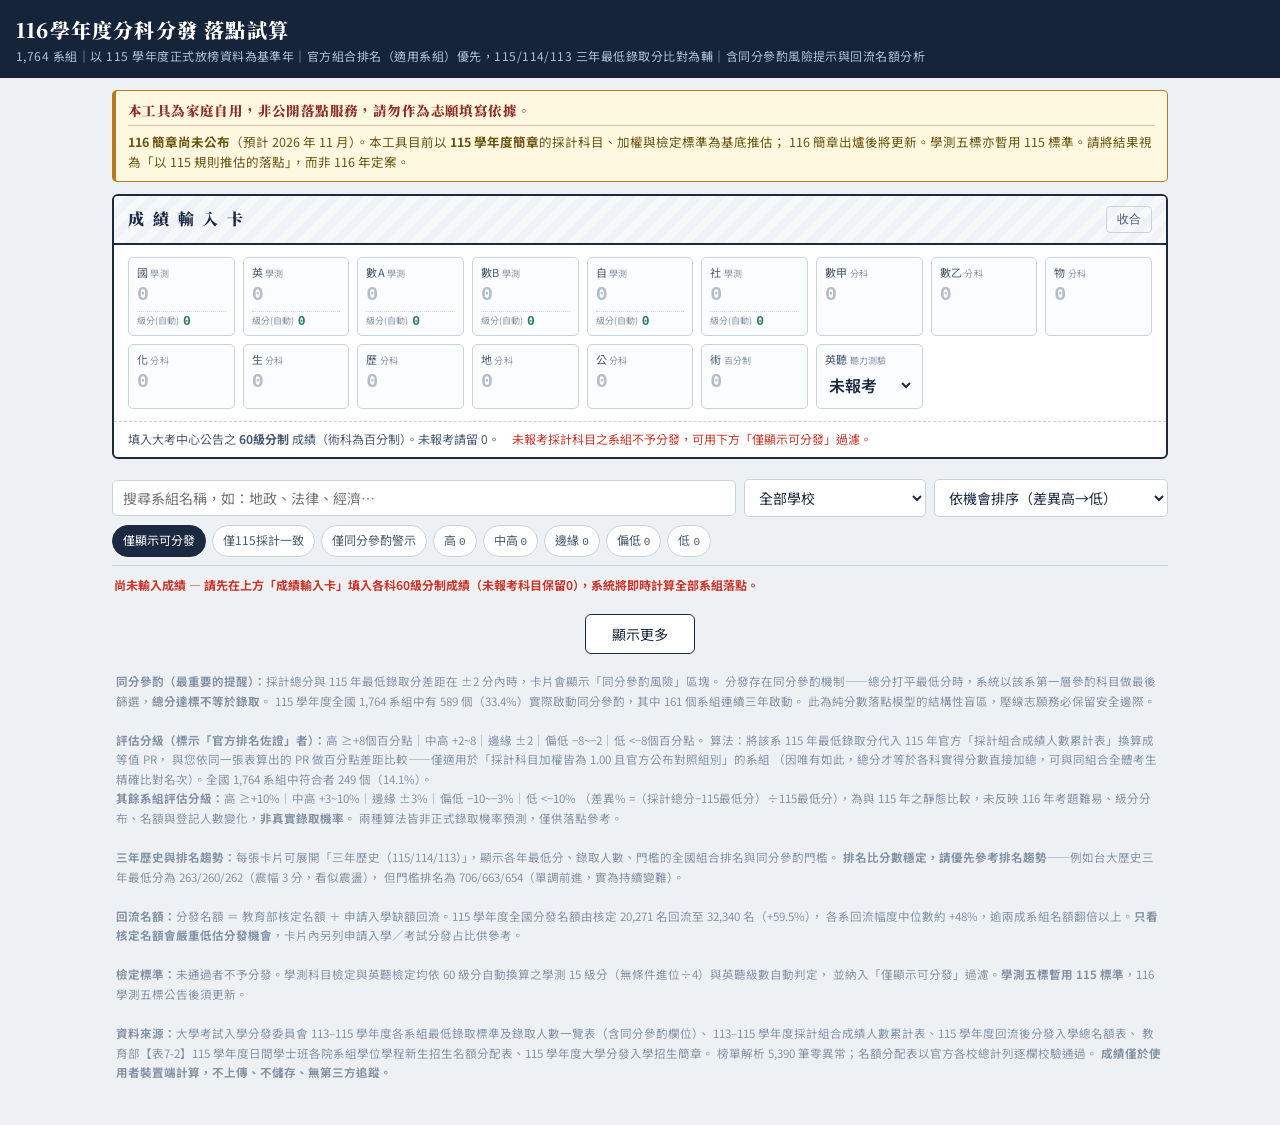
<file: index.html>
<!DOCTYPE html>
<html lang="zh-Hant">
<head>
<meta charset="UTF-8">
<meta name="viewport" content="width=device-width, initial-scale=1.0">
<!-- 家庭自用工具，非公開服務：要求搜尋引擎不索引、不快取、不顯示摘要 -->
<meta name="robots" content="noindex, nofollow, noarchive, nosnippet, noimageindex, notranslate">
<meta name="googlebot" content="noindex, nofollow, noarchive, nosnippet">
<meta name="bingbot" content="noindex, nofollow, noarchive, nosnippet">
<meta name="referrer" content="no-referrer">
<title>116分科分發 落點試算</title>
<link rel="preconnect" href="https://fonts.googleapis.com">
<link href="https://fonts.googleapis.com/css2?family=Noto+Serif+TC:wght@600;900&family=Noto+Sans+TC:wght@400;500;700&display=swap" rel="stylesheet">
<link rel="stylesheet" href="style.css">
<link rel="manifest" href="manifest.json">
<meta name="theme-color" content="#16243A">
<link rel="icon" type="image/png" sizes="192x192" href="icon-192.png">
<link rel="apple-touch-icon" href="apple-touch-icon.png">
<meta name="apple-mobile-web-app-capable" content="yes">
<meta name="apple-mobile-web-app-status-bar-style" content="black-translucent">
<meta name="apple-mobile-web-app-title" content="落點試算">
</head>
<body>
<header>
  <h1>116學年度分科分發 落點試算</h1>
  <div class="sub">1,764 系組｜以 115 學年度正式放榜資料為基準年｜官方組合排名（適用系組）優先，115/114/113 三年最低錄取分比對為輔｜含同分參酌風險提示與回流名額分析</div>
</header>
<div class="wrap">

<div class="notice">
  <div class="notice-hd">本工具為家庭自用，非公開落點服務，請勿作為志願填寫依據。</div>
  <b>116 簡章尚未公布</b>（預計 2026 年 11 月）。本工具目前以 <b>115 學年度簡章</b>的採計科目、加權與檢定標準為基底推估；
  116 簡章出爐後將更新。學測五標亦暫用 115 標準。請將結果視為「以 115 規則推估的落點」，而非 116 年定案。
</div>

<section class="scorecard">
  <div class="sc-head">
    <h2>成 績 輸 入 卡</h2>
    <button class="toggle" id="scToggle" aria-expanded="true">收合</button>
  </div>
  <div id="scBody">
    <div class="sc-grid" id="scGrid"></div>
    <div class="sc-foot">
      <span>填入大考中心公告之 <b>60級分制</b> 成績（術科為百分制）。未報考請留 0。</span>
      <span class="warn">未報考採計科目之系組不予分發，可用下方「僅顯示可分發」過濾。</span>
    </div>
  </div>
</section>

<div class="filters">
  <div class="frow">
    <input type="search" id="q" placeholder="搜尋系組名稱，如：地政、法律、經濟…">
    <select id="fSchool"><option value="">全部學校</option></select>
    <select id="fSort">
      <option value="pct_desc">依機會排序（差異高→低）</option>
      <option value="pct_asc">依機會排序（差異低→高）</option>
      <option value="tot_desc">依採計總分（高→低）</option>
      <option value="m5_desc">依115最低分（高→低）</option>
      <option value="rk5_asc">依115門檻全國排名（前→後）</option>
      <option value="rp_desc">依回流幅度（高→低）</option>
      <option value="code">依系組代碼</option>
    </select>
  </div>
  <div class="chips" id="chips">
    <span class="chip on" data-f="eligible">僅顯示可分發</span>
    <span class="chip" data-f="same115">僅115採計一致</span>
    <span class="chip" data-f="tie">僅同分參酌警示</span>
    <span class="chip band" data-b="hi">高<span class="n"></span></span>
    <span class="chip band" data-b="mh">中高<span class="n"></span></span>
    <span class="chip band" data-b="ed">邊緣<span class="n"></span></span>
    <span class="chip band" data-b="lo">偏低<span class="n"></span></span>
    <span class="chip band" data-b="vl">低<span class="n"></span></span>
  </div>
</div>

<div class="stats" id="stats"></div>
<div class="rlist" id="rlist"></div>
<button class="morebtn" id="moreBtn" hidden>顯示更多</button>

<p class="foot-note">
<b>同分參酌（最重要的提醒）：</b>採計總分與 115 年最低錄取分差距在 ±2 分內時，卡片會顯示「同分參酌風險」區塊。
分發存在同分參酌機制——總分打平最低分時，系統以該系第一層參酌科目做最後篩選，<b>總分達標不等於錄取</b>。
115 學年度全國 1,764 系組中有 589 個（33.4%）實際啟動同分參酌，其中 161 個系組連續三年啟動。
此為純分數落點模型的結構性盲區，壓線志願務必保留安全邊際。
<br><br>
<b>評估分級（標示「官方排名佐證」者）：</b>高 ≥+8個百分點｜中高 +2~8｜邊緣 ±2｜偏低 −8~−2｜低 &lt;−8個百分點。
算法：將該系 115 年最低錄取分代入 115 年官方「採計組合成績人數累計表」換算成等值 PR，
與您依同一張表算出的 PR 做百分點差距比較——僅適用於「採計科目加權皆為 1.00 且官方公布對照組別」的系組
（因唯有如此，總分才等於各科實得分數直接加總，可與同組合全體考生精確比對名次）。全國 1,764 系組中符合者 249 個（14.1%）。
<br>
<b>其餘系組評估分級：</b>高 ≥+10%｜中高 +3~10%｜邊緣 ±3%｜偏低 −10~−3%｜低 &lt;−10%
（差異% =（採計總分−115最低分）÷115最低分），為與 115 年之靜態比較，未反映 116 年考題難易、級分分布、名額與登記人數變化，<b>非真實錄取機率</b>。
兩種算法皆非正式錄取機率預測，僅供落點參考。
<br><br>
<b>三年歷史與排名趨勢：</b>每張卡片可展開「三年歷史（115/114/113）」，顯示各年最低分、錄取人數、門檻的全國組合排名與同分參酌門檻。
<b>排名比分數穩定，請優先參考排名趨勢</b>——例如台大歷史三年最低分為 263/260/262（震幅 3 分，看似震盪），
但門檻排名為 706/663/654（單調前進，實為持續變難）。
<br><br>
<b>回流名額：</b>分發名額 ＝ 教育部核定名額 ＋ 申請入學缺額回流。115 學年度全國分發名額由核定 20,271 名回流至 32,340 名（+59.5%），
各系回流幅度中位數約 +48%，逾兩成系組名額翻倍以上。<b>只看核定名額會嚴重低估分發機會</b>，卡片內另列申請入學／考試分發占比供參考。
<br><br>
<b>檢定標準：</b>未通過者不予分發。學測科目檢定與英聽檢定均依 60 級分自動換算之學測 15 級分（無條件進位÷4）與英聽級數自動判定，
並納入「僅顯示可分發」過濾。<b>學測五標暫用 115 標準</b>，116 學測五標公告後須更新。
<br><br>
<b>資料來源：</b>大學考試入學分發委員會 113–115 學年度各系組最低錄取標準及錄取人數一覽表（含同分參酌欄位）、
113–115 學年度採計組合成績人數累計表、115 學年度回流後分發入學總名額表、
教育部【表7-2】115 學年度日間學士班各院系組學位學程新生招生名額分配表、115 學年度大學分發入學招生簡章。
榜單解析 5,390 筆零異常；名額分配表以官方各校總計列逐欄校驗通過。
<b>成績僅於使用者裝置端計算，不上傳、不儲存、無第三方追蹤。</b>
</p>
</div>

<script src="app.js"></script>
<script>
if ('serviceWorker' in navigator) {
  window.addEventListener('load', () => navigator.serviceWorker.register('sw.js'));
}
</script>
</body>
</html>
</file>
<file: style.css>
:root{
  --ink:#1B2A41; --ink-soft:#4A5A70; --paper:#EEF1F4; --card:#FFFFFF;
  --line:#C9D2DC; --red:#C9372C; --green:#2E7D5B; --amber:#B7791F;
  --hl:#FFF3B0; --navy:#16243A;
  --serif:"Noto Serif TC","PMingLiU",serif;
  --sans:"Noto Sans TC","Microsoft JhengHei",sans-serif;
  --mono:"SF Mono",Consolas,"Roboto Mono",monospace;
}
*{box-sizing:border-box;margin:0;padding:0}
html{-webkit-text-size-adjust:100%}
body{font-family:var(--sans);background:var(--paper);color:var(--ink);font-size:15px;line-height:1.55}
header{background:var(--navy);color:#fff;padding:14px 16px 12px}
header h1{font-family:var(--serif);font-weight:900;font-size:20px;letter-spacing:.06em}
header .sub{font-size:12px;color:#AFC0D4;margin-top:2px;letter-spacing:.04em}
.wrap{max-width:1080px;margin:0 auto;padding:12px}
/* 成績卡：準考證式 */
.scorecard{background:var(--card);border:2px solid var(--ink);border-radius:6px;margin-bottom:12px;overflow:hidden}
.scorecard .sc-head{display:flex;justify-content:space-between;align-items:center;padding:10px 14px;border-bottom:2px solid var(--ink);background:repeating-linear-gradient(-45deg,#F6F8FA 0 8px,#EFF3F7 8px 16px)}
.scorecard .sc-head h2{font-family:var(--serif);font-size:16px;font-weight:900;letter-spacing:.15em}
.sc-head .toggle{font-size:12px;color:var(--ink-soft);background:none;border:1px solid var(--line);border-radius:4px;padding:4px 10px;cursor:pointer}
.sc-grid{display:grid;grid-template-columns:repeat(auto-fill,minmax(96px,1fr));gap:8px;padding:12px 14px}
.sc-cell{border:1px solid var(--line);border-radius:5px;padding:6px 8px;background:#FBFCFD}
.sc-cell label{display:block;font-size:11px;color:var(--ink-soft);letter-spacing:.02em}
.sc-cell .tag{font-size:9px;color:#8593A6}
.sc-cell input{width:100%;border:none;background:transparent;font:600 20px var(--mono);color:var(--ink);outline:none;padding:2px 0}
.sc-cell:focus-within{border-color:var(--ink);background:var(--hl)}
.sc-cell.zero input{color:#B4BECA}
.sc-foot{padding:8px 14px;border-top:1px dashed var(--line);font-size:12px;color:var(--ink-soft);display:flex;flex-wrap:wrap;gap:12px;align-items:center}
.sc-foot .warn{color:var(--red)}
/* 篩選列 */
.filters{position:sticky;top:0;z-index:20;background:var(--paper);padding:8px 0;border-bottom:1px solid var(--line)}
.frow{display:flex;flex-wrap:wrap;gap:8px;align-items:center}
.frow select,.frow input[type=search]{font:14px var(--sans);padding:7px 10px;border:1px solid var(--line);border-radius:5px;background:#fff;color:var(--ink)}
.frow input[type=search]{flex:1;min-width:140px}
.chips{display:flex;gap:6px;flex-wrap:wrap;margin-top:8px}
.chip{font-size:12px;padding:5px 10px;border:1px solid var(--line);border-radius:99px;background:#fff;cursor:pointer;user-select:none;color:var(--ink-soft)}
.chip.on{background:var(--ink);color:#fff;border-color:var(--ink)}
.chip .n{font-family:var(--mono);font-size:11px;margin-left:3px}
.stats{font-size:12px;color:var(--ink-soft);margin:10px 2px 6px}
.stats b{font-family:var(--mono);color:var(--ink)}
/* 結果卡 */
.rlist{display:flex;flex-direction:column;gap:8px;margin-top:6px}
.rc{background:var(--card);border:1px solid var(--line);border-radius:6px;padding:10px 12px;cursor:pointer}
.rc:hover{border-color:var(--ink-soft)}
.rc-top{display:flex;gap:10px;align-items:flex-start}
.rc-main{flex:1;min-width:0}
.rc-sch{font-size:12px;color:var(--ink-soft);letter-spacing:.03em}
.rc-dep{font-family:var(--serif);font-weight:700;font-size:16px;line-height:1.35}
.rc-adopt{font:12px var(--mono);color:var(--ink-soft);margin-top:3px;word-break:break-all}
.rc-adopt .miss{color:var(--red);font-weight:700}
/* 評估印章 */
.stamp{flex-shrink:0;text-align:center;min-width:74px}
.seal{display:inline-block;font-family:var(--serif);font-weight:900;font-size:15px;letter-spacing:.2em;padding:5px 8px 4px;border:2.5px solid;border-radius:6px;transform:rotate(-3deg);line-height:1.2;white-space:nowrap}
.seal.hi{color:var(--green);border-color:var(--green);background:#EAF4EF}
.seal.mh{color:#3B6E45;border-color:#3B6E45;background:#F0F6EC}
.seal.ed{color:var(--amber);border-color:var(--amber);background:var(--hl)}
.seal.lo{color:#A05A1F;border-color:#A05A1F;background:#FBEFE2}
.seal.vl{color:var(--red);border-color:var(--red);background:#FBEBE9}
.seal.na{color:#8593A6;border-color:#B4BECA;background:#F3F5F8;font-size:12px;letter-spacing:.05em}
.stamp .pct{font:700 12px var(--mono);margin-top:4px}
.rc-nums{display:flex;gap:14px;margin-top:8px;flex-wrap:wrap}
.num{min-width:70px}
.num .l{font-size:10px;color:#8593A6;letter-spacing:.05em}
.num .v{font:700 17px var(--mono)}
.pos{color:var(--green)}.neg{color:var(--red)}
.rc-more{display:none;border-top:1px dashed var(--line);margin-top:9px;padding-top:8px;font-size:12.5px;color:var(--ink-soft)}
.rc.open .rc-more{display:block}
.rc-more table{border-collapse:collapse;width:100%;margin:4px 0}
.rc-more td{padding:2px 8px 2px 0;vertical-align:top}
.rc-more .yl{font-family:var(--mono);white-space:nowrap}
.badge-diff{display:inline-block;font-size:10px;color:var(--red);border:1px solid var(--red);border-radius:3px;padding:0 4px;margin-left:4px;vertical-align:1px}
.rc-meta{display:flex;flex-wrap:wrap;gap:5px;margin-top:5px}
.badge-src{display:inline-block;font-size:10px;font-weight:700;color:#8A6A1E;border:1px solid #C9A227;background:#FBF3DC;border-radius:3px;padding:1px 5px}
.badge-seat{display:inline-block;font-size:10px;color:var(--ink-soft);border:1px solid var(--line);background:#F3F5F8;border-radius:3px;padding:1px 5px}
.badge-seat.up{color:var(--green);border-color:var(--green);background:#EAF4EF}
.badge-seat.down{color:var(--red);border-color:var(--red);background:#FBEBE9}
.badge-seat.new{color:var(--ink-soft);border-color:var(--line);background:#F3F5F8}
.foot-note{margin:18px 4px 30px;font-size:11.5px;color:#8593A6;line-height:1.7}
.morebtn{margin:14px auto 4px;display:block;font:14px var(--sans);padding:9px 26px;border:1px solid var(--ink);background:#fff;border-radius:6px;cursor:pointer;color:var(--ink)}
@media (max-width:640px){
  .sc-grid{grid-template-columns:repeat(auto-fill,minmax(86px,1fr));gap:6px;padding:10px}
  .rc-dep{font-size:15px}
  .num .v{font-size:16px}
}
@media (prefers-reduced-motion:no-preference){
  .rc{transition:border-color .15s}
  .seal{transition:transform .15s}
  .rc:hover .seal{transform:rotate(0deg)}
}

/* ── 116版新增：頁首提示、同分參酌警示、三年歷史、名額欄位 ── */
.notice{background:#FFF8E1;border:1px solid var(--amber);border-left:4px solid var(--amber);border-radius:5px;padding:9px 12px;font-size:12.5px;color:#6B5410;line-height:1.6;margin-bottom:12px}
.notice-hd{font-family:var(--serif);font-weight:900;font-size:13.5px;color:#8C2F26;letter-spacing:.03em;line-height:1.5;padding-bottom:5px;margin-bottom:6px;border-bottom:1px solid rgba(140,47,38,.28)}
.badge-tie{display:inline-block;font-size:10px;font-weight:700;color:#8A5A0B;border:1px solid var(--amber);background:#FFF3CD;border-radius:3px;padding:1px 5px}
.badge-tie.always{color:#8C2F26;border-color:var(--red);background:#FBE6E3}
.rc.tie{border-left:4px solid var(--amber)}
.tiebox{border:1px solid var(--amber);background:#FFFBEF;border-radius:5px;padding:9px 11px;margin:2px 0 10px}
.tie-h{font-family:var(--serif);font-weight:900;font-size:13.5px;color:#8A5A0B;letter-spacing:.08em;margin-bottom:5px}
.tie-line{font-size:12.5px;color:#5C4A22;line-height:1.65;margin:3px 0}
.tie-line.warn2{color:var(--red);font-weight:600}
.tie-lv{list-style:none;margin:5px 0 2px;padding:0}
.tie-lv li{font-size:12.5px;color:#5C4A22;padding:2px 0 2px 2px;display:flex;gap:7px;align-items:baseline;flex-wrap:wrap}
.tie-lv .lvn{display:inline-flex;align-items:center;justify-content:center;width:16px;height:16px;border-radius:50%;background:var(--amber);color:#fff;font:700 10px var(--mono);flex-shrink:0}
.tie-lv .ok{color:var(--green);font-weight:700}
.tie-lv .ng{color:var(--red);font-weight:700}
.sub2{font-size:11px;color:#8593A6}
details.hist{margin-top:8px;border:1px dashed var(--line);border-radius:5px;background:#FAFBFC}
details.hist>summary{cursor:pointer;padding:6px 10px;font-size:12.5px;font-weight:700;color:var(--ink);list-style:none;user-select:none}
details.hist>summary::-webkit-details-marker{display:none}
details.hist>summary::before{content:"▸ ";color:var(--ink-soft)}
details.hist[open]>summary::before{content:"▾ "}
table.histtb{border-collapse:collapse;width:100%;margin:0 0 4px;font-size:12px}
table.histtb td{padding:4px 8px;vertical-align:top;border-top:1px solid var(--line)}
table.histtb tr.hh td{font-weight:700;color:var(--ink-soft);border-top:none;background:#F2F5F8;font-size:11px;letter-spacing:.03em}
table.histtb td.yy{font:700 12px var(--mono);white-space:nowrap;color:var(--ink)}
.trend{padding:6px 10px 8px;font-size:12px;color:var(--ink-soft);border-top:1px dotted var(--line)}
.trend .up{color:var(--red)}
.trend .down{color:var(--green)}
@media (max-width:640px){
  table.histtb{font-size:11px}
  table.histtb td{padding:3px 5px}
}
</file>
